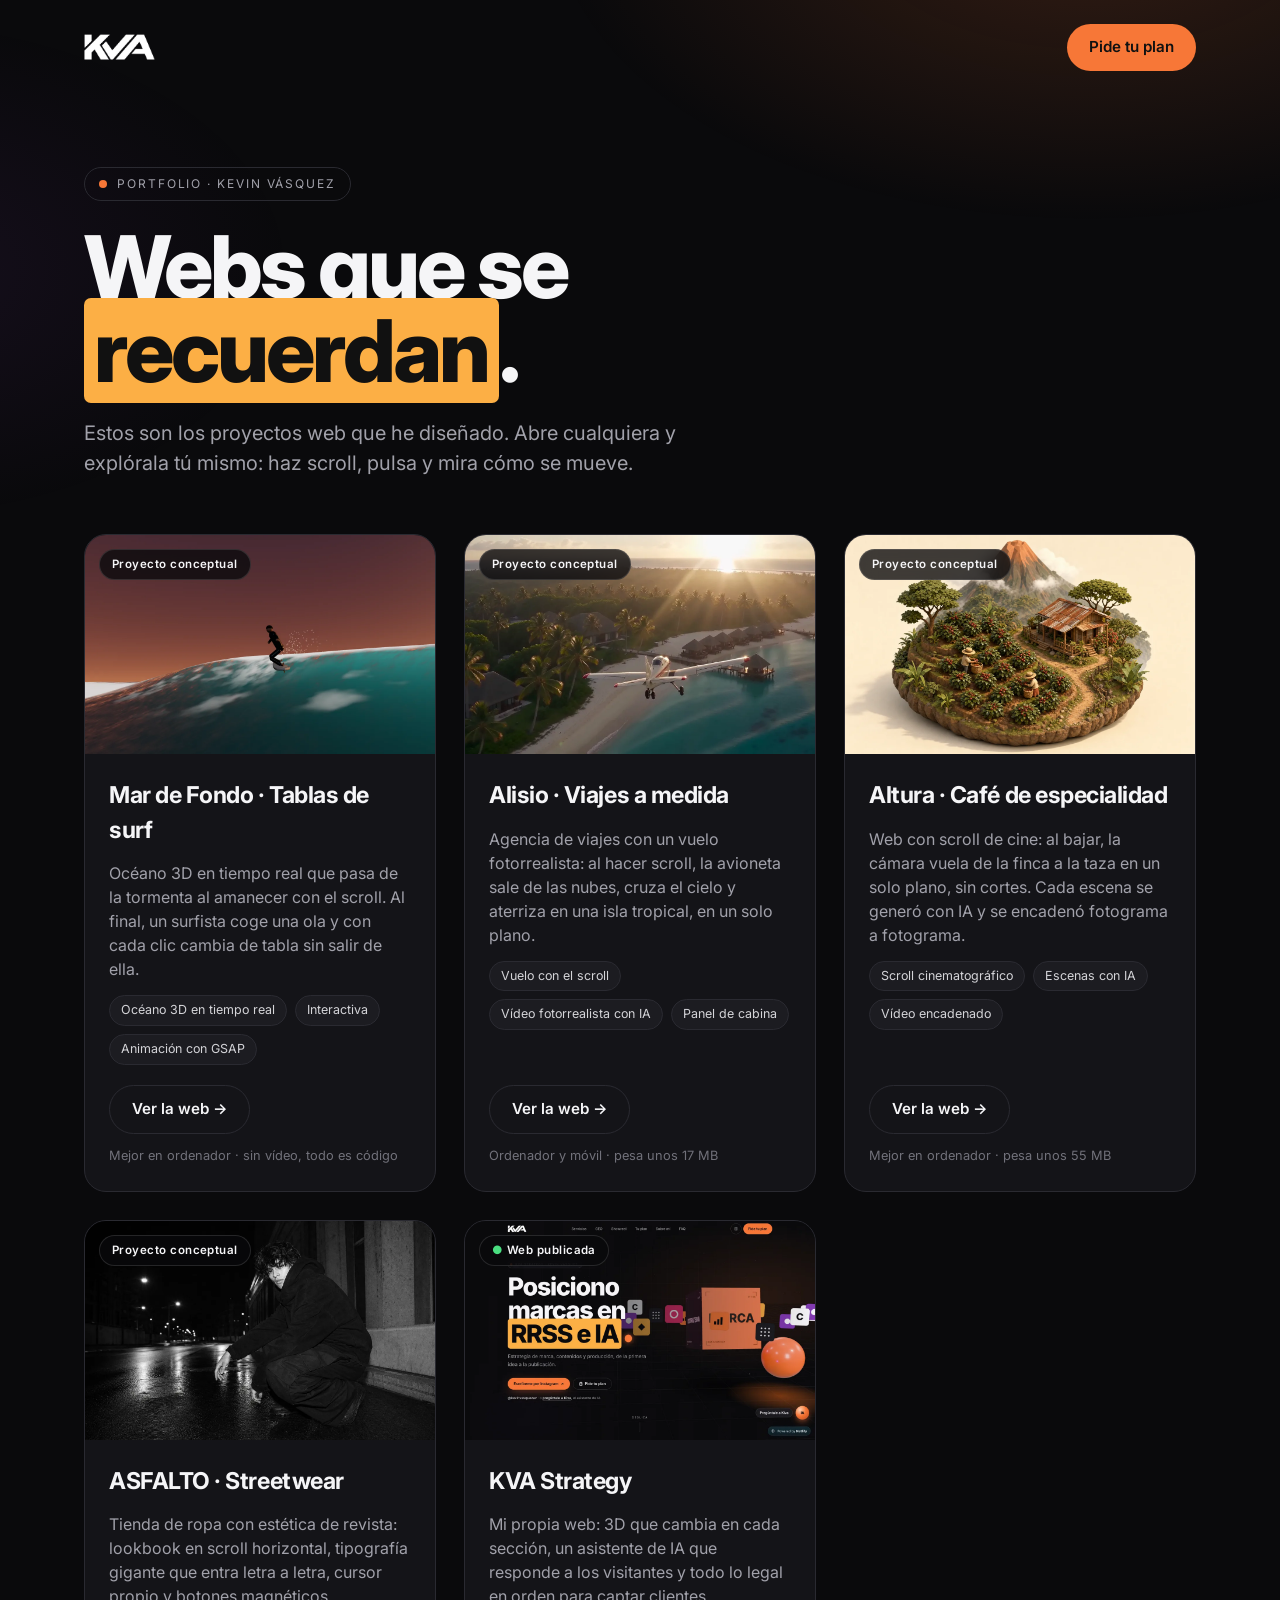
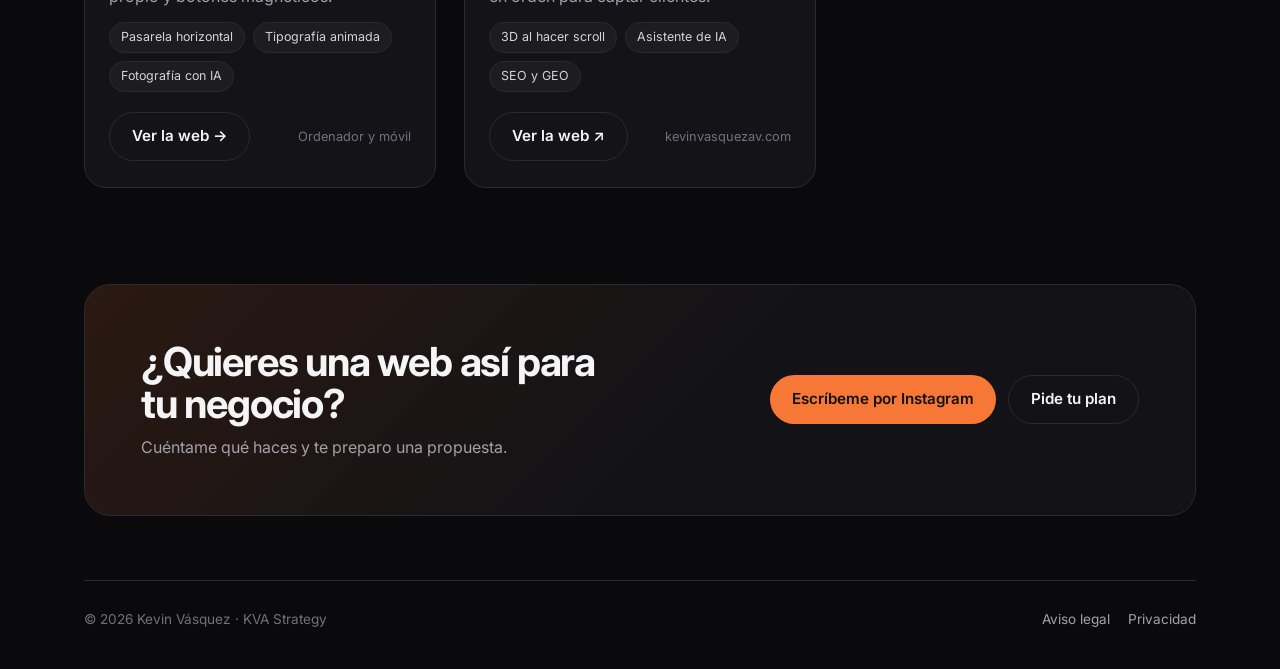
<file: index.html>
<!doctype html>
<html lang="es">
<head>
  <meta charset="utf-8" />
  <meta name="viewport" content="width=device-width, initial-scale=1, viewport-fit=cover" />
  <title>Portfolio · Kevin Vásquez · KVA Strategy</title>
  <meta name="description" content="Webs diseñadas por Kevin Vásquez (KVA Strategy): scroll cinematográfico, 3D e IA. Ábrelas y explóralas." />
  <meta name="theme-color" content="#0a0a0c" />
  <meta property="og:type" content="website" />
  <meta property="og:title" content="Portfolio · Kevin Vásquez · KVA Strategy" />
  <meta property="og:description" content="Webs con scroll de cine, 3D e IA. Ábrelas y explóralas." />
  <meta property="og:image" content="img/alisio.webp" />
  <meta name="twitter:card" content="summary_large_image" />
  <link rel="preconnect" href="https://fonts.googleapis.com" />
  <link rel="preconnect" href="https://fonts.gstatic.com" crossorigin />
  <link href="https://fonts.googleapis.com/css2?family=Inter:wght@400;500;600;700;800&display=swap" rel="stylesheet" />
  <style>
    :root {
      --ink: #0a0a0c; --surface: #141418; --surface-2: #1c1c21; --line: #2a2a31;
      --fg: #f5f5f7; --muted: #a1a1aa; --brand: #f77737; --marker: #fcaf45;
    }
    * { box-sizing: border-box; }
    html { scroll-behavior: smooth; }
    body {
      margin: 0; background: var(--ink); color: var(--fg);
      font-family: Inter, -apple-system, BlinkMacSystemFont, "Segoe UI", sans-serif;
      -webkit-font-smoothing: antialiased; line-height: 1.5;
    }
    body::before {
      content: ""; position: fixed; inset: 0; pointer-events: none; z-index: 0;
      background: radial-gradient(900px 520px at 85% -10%, rgba(247,119,55,.18), transparent 60%),
                  radial-gradient(700px 420px at -10% 30%, rgba(131,58,180,.10), transparent 60%);
    }
    a { color: inherit; }
    .wrap { position: relative; z-index: 1; max-width: 1160px; margin: 0 auto; padding: 0 24px; }
    header.top { display: flex; align-items: center; justify-content: space-between; padding: 24px 0; }
    header.top img { height: 26px; width: auto; display: block; }
    .btn {
      display: inline-flex; align-items: center; gap: 8px; text-decoration: none; font-weight: 600;
      font-size: .95rem; padding: 12px 22px; border-radius: 999px; transition: transform .2s, background .2s, border-color .2s;
    }
    .btn:hover { transform: translateY(-1px); }
    .btn:focus-visible, .card a:focus-visible { outline: 2px solid var(--marker); outline-offset: 3px; }
    .btn--brand { background: var(--brand); color: #111; }
    .btn--brand:hover { background: #ff8a4f; }
    .btn--ghost { border: 1px solid var(--line); color: var(--fg); }
    .btn--ghost:hover { border-color: #4a4a55; background: var(--surface); }

    .hero { padding: 72px 0 56px; }
    .pill {
      display: inline-flex; align-items: center; gap: 10px; font-size: .75rem; letter-spacing: .16em;
      text-transform: uppercase; color: var(--muted); border: 1px solid var(--line); border-radius: 999px; padding: 7px 14px;
    }
    .pill::before { content: ""; width: 8px; height: 8px; border-radius: 50%; background: var(--brand); }
    h1 {
      font-size: clamp(2.6rem, 7vw, 5.4rem); line-height: .98; letter-spacing: -.035em;
      font-weight: 800; margin: 24px 0 0; max-width: 14ch;
    }
    h1 mark { background: var(--marker); color: #111; padding: 0 .12em; border-radius: .08em; }
    .lead { color: var(--muted); font-size: clamp(1.05rem, 1.6vw, 1.25rem); max-width: 52ch; margin: 24px 0 0; }

    .grid { display: grid; grid-template-columns: repeat(2, minmax(0, 1fr)); gap: 28px; padding-bottom: 96px; }
    @media (min-width: 1100px) { .grid { grid-template-columns: repeat(3, minmax(0, 1fr)); } }
    .card {
      background: var(--surface); border: 1px solid var(--line); border-radius: 22px; overflow: hidden;
      display: flex; flex-direction: column; transition: border-color .25s, transform .25s;
    }
    .card:hover { border-color: #3a3a42; transform: translateY(-3px); }
    .card__media { position: relative; display: block; aspect-ratio: 16 / 10; overflow: hidden; background: var(--surface-2); }
    .card__media img { width: 100%; height: 100%; object-fit: cover; display: block; transition: transform .6s ease; }
    .card:hover .card__media img { transform: scale(1.035); }
    .badge {
      position: absolute; top: 14px; left: 14px; font-size: .72rem; font-weight: 600; letter-spacing: .04em;
      padding: 6px 12px; border-radius: 999px; background: rgba(10,10,12,.78); backdrop-filter: blur(8px); color: var(--fg);
      border: 1px solid rgba(255,255,255,.12);
    }
    .badge--live::before { content: "● "; color: #4ade80; }
    .card__body { padding: 24px 24px 26px; display: flex; flex-direction: column; gap: 14px; flex: 1; }
    .card h2 { font-size: 1.45rem; letter-spacing: -.02em; margin: 0; }
    .card p { margin: 0; color: var(--muted); }
    .tags { display: flex; flex-wrap: wrap; gap: 8px; list-style: none; padding: 0; margin: 0; }
    .tags li { font-size: .78rem; color: #d4d4d8; background: var(--surface-2); border: 1px solid var(--line); padding: 5px 11px; border-radius: 999px; }
    .card__foot { margin-top: auto; padding-top: 6px; display: flex; align-items: center; justify-content: space-between; gap: 12px; flex-wrap: wrap; }
    .hintline { font-size: .8rem; color: #71717a; }

    .cta {
      border: 1px solid var(--line); border-radius: 26px; padding: clamp(32px, 5vw, 56px);
      background: linear-gradient(135deg, rgba(247,119,55,.14), rgba(20,20,24,.9) 55%);
      display: flex; align-items: center; justify-content: space-between; gap: 28px; flex-wrap: wrap; margin-bottom: 64px;
    }
    .cta h2 { font-size: clamp(1.7rem, 3.4vw, 2.5rem); letter-spacing: -.03em; line-height: 1.05; margin: 0; max-width: 18ch; }
    .cta p { color: var(--muted); margin: 10px 0 0; }
    .cta__btns { display: flex; gap: 12px; flex-wrap: wrap; }

    footer.bottom { border-top: 1px solid var(--line); padding: 28px 0 40px; display: flex; justify-content: space-between; gap: 16px; flex-wrap: wrap; font-size: .85rem; color: #71717a; }
    footer.bottom nav { display: flex; gap: 18px; flex-wrap: wrap; }
    footer.bottom a { color: #a1a1aa; text-decoration: none; }
    footer.bottom a:hover { color: var(--fg); }

    @media (max-width: 820px) {
      .grid { grid-template-columns: 1fr; }
      .hero { padding: 40px 0 40px; }
      header.top .btn { padding: 10px 16px; font-size: .88rem; }
    }
    @media (max-width: 420px) { .wrap { padding: 0 16px; } }
  </style>
</head>
<body>
  <div class="wrap">
    <header class="top">
      <a href="https://kevinvasquezav.com/" aria-label="KVA Strategy, ir a la web principal">
        <img src="img/kva-logo-white.webp" alt="KVA" width="400" height="146" />
      </a>
      <a class="btn btn--brand" href="https://kevinvasquezav.com/" target="_blank" rel="noopener">Pide tu plan</a>
    </header>

    <section class="hero">
      <span class="pill">Portfolio · Kevin Vásquez</span>
      <h1>Webs que se <mark>recuerdan</mark>.</h1>
      <p class="lead">Estos son los proyectos web que he diseñado. Abre cualquiera y explórala tú mismo: haz scroll, pulsa y mira cómo se mueve.</p>
    </section>

    <section class="grid" aria-label="Proyectos">
      <article class="card">
        <a class="card__media" href="mar-de-fondo/" aria-label="Abrir la web de Mar de Fondo">
          <img src="img/mar-de-fondo.webp" alt="Surfista en 3D cogiendo una ola al amanecer, con spray saliendo de la tabla" width="1200" height="750" loading="eager" />
          <span class="badge">Proyecto conceptual</span>
        </a>
        <div class="card__body">
          <h2>Mar de Fondo · Tablas de surf</h2>
          <p>Océano 3D en tiempo real que pasa de la tormenta al amanecer con el scroll. Al final, un surfista coge una ola y con cada clic cambia de tabla sin salir de ella.</p>
          <ul class="tags"><li>Océano 3D en tiempo real</li><li>Interactiva</li><li>Animación con GSAP</li></ul>
          <div class="card__foot">
            <a class="btn btn--ghost" href="mar-de-fondo/">Ver la web →</a>
            <span class="hintline">Mejor en ordenador · sin vídeo, todo es código</span>
          </div>
        </div>
      </article>

      <article class="card">
        <a class="card__media" href="alisio/" aria-label="Abrir la web de Alisio">
          <img src="img/alisio.webp" alt="Avioneta sobrevolando una isla tropical con bungalós sobre el agua al atardecer" width="1200" height="750" loading="lazy" />
          <span class="badge">Proyecto conceptual</span>
        </a>
        <div class="card__body">
          <h2>Alisio · Viajes a medida</h2>
          <p>Agencia de viajes con un vuelo fotorrealista: al hacer scroll, la avioneta sale de las nubes, cruza el cielo y aterriza en una isla tropical, en un solo plano.</p>
          <ul class="tags"><li>Vuelo con el scroll</li><li>Vídeo fotorrealista con IA</li><li>Panel de cabina</li></ul>
          <div class="card__foot">
            <a class="btn btn--ghost" href="alisio/">Ver la web →</a>
            <span class="hintline">Ordenador y móvil · pesa unos 17 MB</span>
          </div>
        </div>
      </article>

      <article class="card">
        <a class="card__media" href="altura/" aria-label="Abrir la web de Altura">
          <img src="img/altura.webp" alt="Finca de café en miniatura de arcilla, primera escena de la web de Altura" width="1200" height="797" loading="lazy" />
          <span class="badge">Proyecto conceptual</span>
        </a>
        <div class="card__body">
          <h2>Altura · Café de especialidad</h2>
          <p>Web con scroll de cine: al bajar, la cámara vuela de la finca a la taza en un solo plano, sin cortes. Cada escena se generó con IA y se encadenó fotograma a fotograma.</p>
          <ul class="tags"><li>Scroll cinematográfico</li><li>Escenas con IA</li><li>Vídeo encadenado</li></ul>
          <div class="card__foot">
            <a class="btn btn--ghost" href="altura/">Ver la web →</a>
            <span class="hintline">Mejor en ordenador · pesa unos 55 MB</span>
          </div>
        </div>
      </article>

      <article class="card">
        <a class="card__media" href="asfalto/" aria-label="Abrir la web de ASFALTO">
          <img src="img/asfalto.webp" alt="Modelo agachado en el asfalto mojado de noche, portada de la web de ASFALTO" width="1200" height="750" loading="lazy" />
          <span class="badge">Proyecto conceptual</span>
        </a>
        <div class="card__body">
          <h2>ASFALTO · Streetwear</h2>
          <p>Tienda de ropa con estética de revista: lookbook en scroll horizontal, tipografía gigante que entra letra a letra, cursor propio y botones magnéticos.</p>
          <ul class="tags"><li>Pasarela horizontal</li><li>Tipografía animada</li><li>Fotografía con IA</li></ul>
          <div class="card__foot">
            <a class="btn btn--ghost" href="asfalto/">Ver la web →</a>
            <span class="hintline">Ordenador y móvil</span>
          </div>
        </div>
      </article>

      <article class="card">
        <a class="card__media" href="https://kevinvasquezav.com/" target="_blank" rel="noopener" aria-label="Abrir la web de KVA Strategy en una pestaña nueva">
          <img src="img/kva.webp" alt="Portada de la web de KVA Strategy: «Posiciono marcas en RRSS e IA»" width="1200" height="750" loading="lazy" />
          <span class="badge badge--live">Web publicada</span>
        </a>
        <div class="card__body">
          <h2>KVA Strategy</h2>
          <p>Mi propia web: 3D que cambia en cada sección, un asistente de IA que responde a los visitantes y todo lo legal en orden para captar clientes.</p>
          <ul class="tags"><li>3D al hacer scroll</li><li>Asistente de IA</li><li>SEO y GEO</li></ul>
          <div class="card__foot">
            <a class="btn btn--ghost" href="https://kevinvasquezav.com/" target="_blank" rel="noopener">Ver la web ↗</a>
            <span class="hintline">kevinvasquezav.com</span>
          </div>
        </div>
      </article>
    </section>

    <section class="cta">
      <div>
        <h2>¿Quieres una web así para tu negocio?</h2>
        <p>Cuéntame qué haces y te preparo una propuesta.</p>
      </div>
      <div class="cta__btns">
        <a class="btn btn--brand" href="https://www.instagram.com/kevinvasquezav/" target="_blank" rel="noopener">Escríbeme por Instagram</a>
        <a class="btn btn--ghost" href="https://kevinvasquezav.com/" target="_blank" rel="noopener">Pide tu plan</a>
      </div>
    </section>

    <footer class="bottom">
      <span>© 2026 Kevin Vásquez · KVA Strategy</span>
      <nav aria-label="Legal">
        <a href="https://kevinvasquezav.com/aviso-legal" target="_blank" rel="noopener">Aviso legal</a>
        <a href="https://kevinvasquezav.com/privacidad" target="_blank" rel="noopener">Privacidad</a>
      </nav>
    </footer>
  </div>
</body>
</html>
</file>
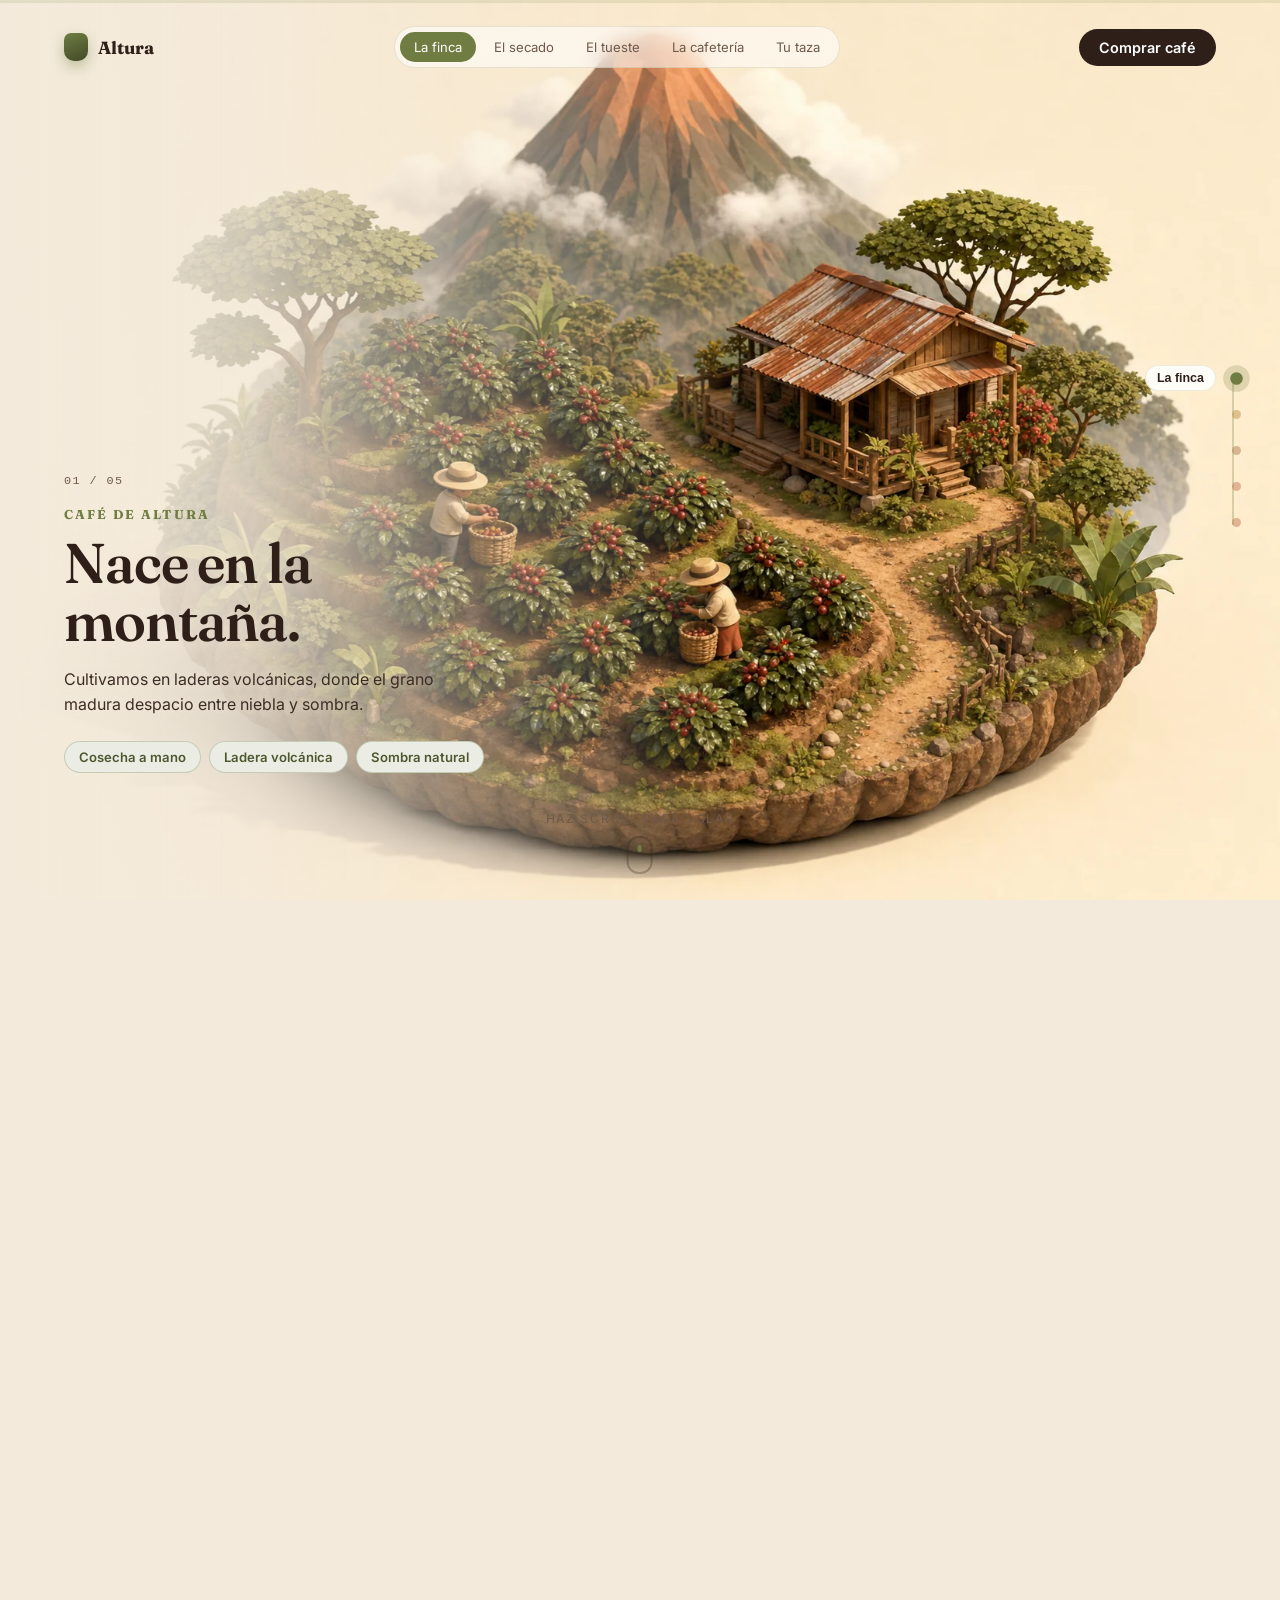
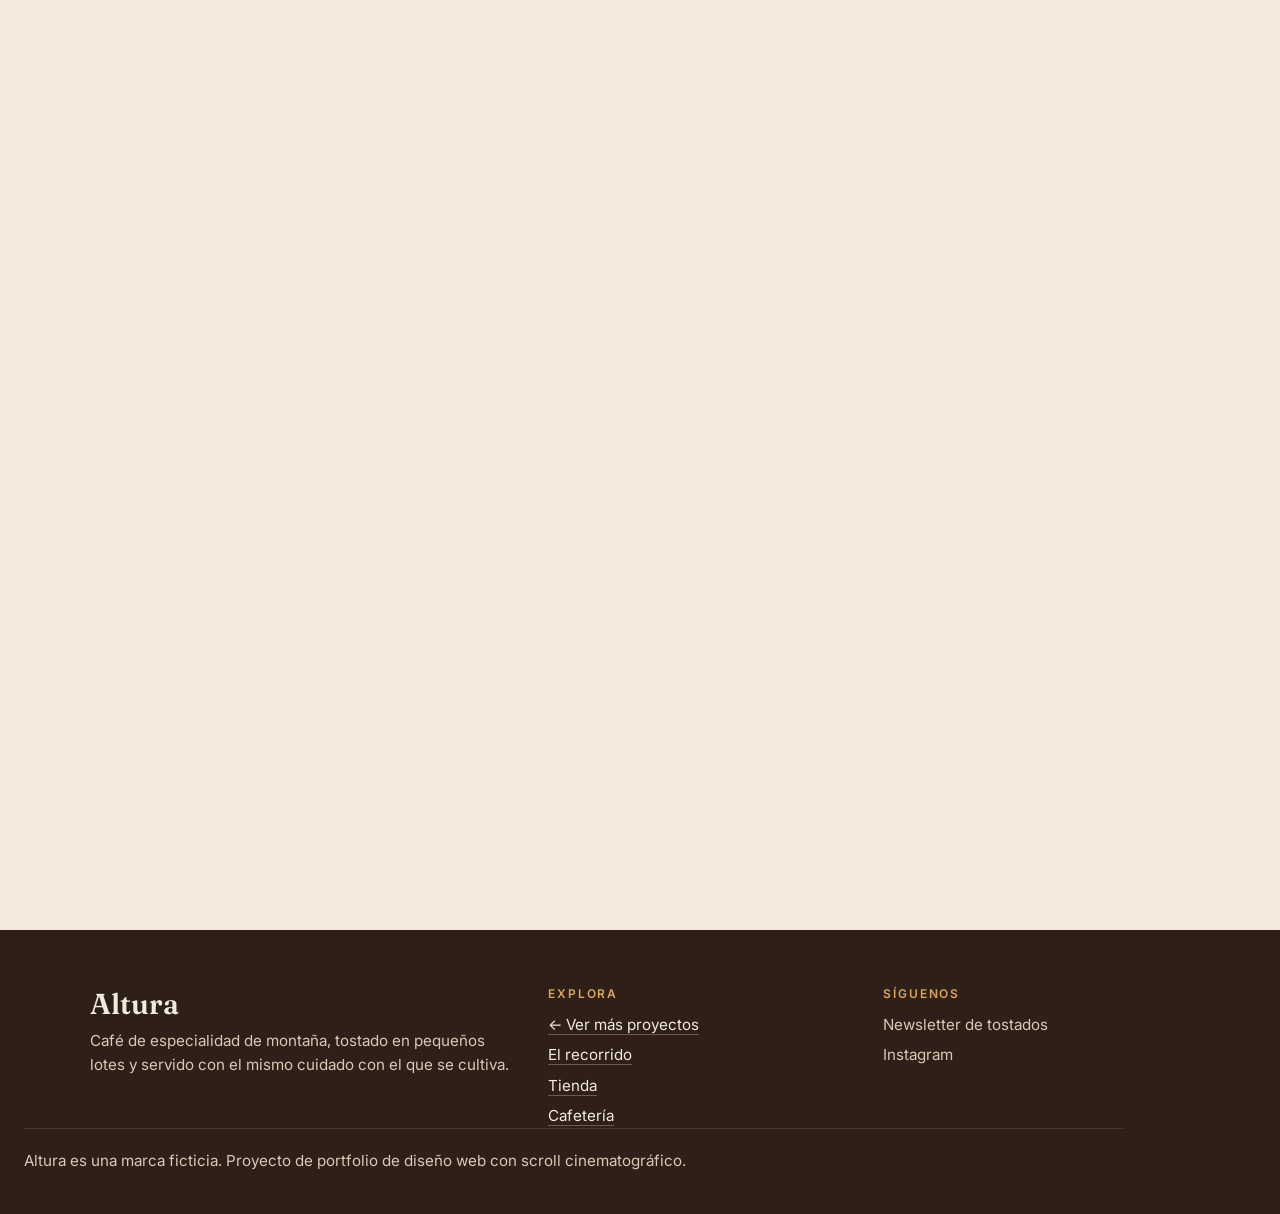
<file: altura/index.html>
<!doctype html>
<html lang="es">
<head>
  <meta charset="utf-8" />
  <meta name="viewport" content="width=device-width, initial-scale=1, viewport-fit=cover" />
  <title>Altura · Café de especialidad</title>
  <meta name="description" content="Vuela por el mundo de Altura: de la finca de montaña a tu taza. Café de especialidad tostado en pequeños lotes." />
  <meta name="theme-color" content="#F3EADB" />
  <meta property="og:title" content="Altura · Café de especialidad" />
  <meta property="og:description" content="De la ladera a tu taza. Haz scroll y vuela por el mundo de Altura." />
  <meta property="og:image" content="assets/finca.webp" />
  <link rel="preconnect" href="https://fonts.googleapis.com" />
  <link rel="preconnect" href="https://fonts.gstatic.com" crossorigin />
  <link href="https://fonts.googleapis.com/css2?family=Fraunces:opsz,wght@9..144,600;9..144,700&family=Inter:wght@400;500;600&display=swap" rel="stylesheet" />
  <style>
    :root, .sw-root {
      --sw-bg: #F3EADB;
      --sw-ink: #2E2019;
      --sw-ink-soft: #6E5A4C;
      --sw-accent: #A0643C;
      --sw-font-display: "Fraunces", Georgia, serif;
      --sw-font-body: "Inter", -apple-system, BlinkMacSystemFont, "Segoe UI", sans-serif;
    }
    html, body { margin: 0; background: #F3EADB; }
    .sw-copy__title { font-weight: 600; letter-spacing: -.02em; }
    .sw-topcta { background: #2E2019; }
    .altura-foot {
      position: relative; z-index: 40; background: #2E2019; color: #F3EADB;
      font-family: "Inter", system-ui, sans-serif; padding: 56px 24px 40px;
    }
    .altura-foot__in { max-width: 1100px; margin: 0 auto; display: grid; gap: 28px; grid-template-columns: 1.4fr 1fr 1fr; }
    .altura-foot h2 { font-family: "Fraunces", Georgia, serif; font-weight: 600; font-size: 1.8rem; margin: 0 0 8px; }
    .altura-foot p, .altura-foot li { color: #D8C9B5; font-size: .95rem; line-height: 1.6; margin: 0; }
    .altura-foot ul { list-style: none; padding: 0; margin: 0; display: grid; gap: 6px; }
    .altura-foot a { color: #F3EADB; text-decoration: none; border-bottom: 1px solid #6E5A4C; }
    .altura-foot a:hover { border-color: #D9A45B; }
    .altura-foot h3 { font-size: .75rem; letter-spacing: .16em; text-transform: uppercase; color: #D9A45B; margin: 0 0 12px; font-weight: 600; }
    .altura-foot__note { max-width: 1100px; margin: 40px auto 0; padding-top: 20px; border-top: 1px solid #4A372B; font-size: .82rem; color: #A8957F; }
    @media (max-width: 760px) { .altura-foot__in { grid-template-columns: 1fr; } }
  </style>
</head>
<body>
  <div id="top"></div>
  <main id="world" aria-label="Recorrido de Altura, de la finca a la taza"></main>

  <footer class="altura-foot" id="tienda">
    <div class="altura-foot__in">
      <div>
        <h2>Altura</h2>
        <p>Café de especialidad de montaña, tostado en pequeños lotes y servido con el mismo cuidado con el que se cultiva.</p>
      </div>
      <div>
        <h3>Explora</h3>
        <ul>
          <li><a href="../">← Ver más proyectos</a></li>
          <li><a href="#top">El recorrido</a></li>
          <li><a href="#tienda">Tienda</a></li>
          <li><a href="#tienda">Cafetería</a></li>
        </ul>
      </div>
      <div>
        <h3>Síguenos</h3>
        <ul>
          <li>Newsletter de tostados</li>
          <li>Instagram</li>
        </ul>
      </div>
    </div>
    <p class="altura-foot__note">Altura es una marca ficticia. Proyecto de portfolio de diseño web con scroll cinematográfico.</p>
  </footer>

  <script src="scrub-engine.js?v=3"></script>
  <script>
    mountScrollWorld(document.getElementById('world'), {
      brand: { name: 'Altura', href: '#top' },
      cta: { label: 'Comprar café', href: '#tienda' },
      hint: 'Haz scroll para volar',
      diveScroll: 1.3,
      connScroll: 0.9,
      sections: [
        {
          id: 'finca', label: 'La finca',
          still: 'assets/finca.webp', clip: 'assets/vid/finca.mp4',
          accent: '#6F7D42', scroll: 1.6, linger: 0.4,
          eyebrow: 'Café de altura',
          title: 'Nace en la montaña.',
          body: 'Cultivamos en laderas volcánicas, donde el grano madura despacio entre niebla y sombra.',
          tags: ['Cosecha a mano', 'Ladera volcánica', 'Sombra natural'],
        },
        {
          id: 'beneficio', label: 'El secado',
          still: 'assets/beneficio.webp', clip: 'assets/vid/beneficio.mp4',
          accent: '#B07C2E',
          eyebrow: 'Paciencia al sol',
          title: 'Secado sin prisa.',
          body: 'Lavamos cada cereza y la secamos al sol en camas elevadas, removiéndola a mano día tras día.',
          tags: ['Lavado', 'Secado en camas'],
        },
        {
          id: 'tostadero', label: 'El tueste',
          still: 'assets/tostadero.webp', clip: 'assets/vid/tostadero.mp4',
          accent: '#A0643C',
          eyebrow: 'Tueste en pequeños lotes',
          title: 'El fuego justo.',
          body: 'Tostamos en lotes pequeños para sacar lo mejor de cada origen: cacao, panela y fruta madura.',
          tags: ['Lotes pequeños', 'Perfil a medida'],
        },
        {
          id: 'cafeteria', label: 'La cafetería',
          still: 'assets/cafeteria.webp', clip: 'assets/vid/cafeteria.mp4',
          accent: '#B9603D',
          eyebrow: 'De la ladera a la barra',
          title: 'Servido como merece.',
          body: 'En nuestra cafetería lo preparamos con el mismo mimo con el que se cultivó.',
          tags: ['Espresso', 'Filtro', 'Latte art'],
        },
        {
          id: 'taza', label: 'Tu taza',
          still: 'assets/taza.webp', clip: 'assets/vid/taza.mp4',
          accent: '#B9603D', scroll: 1.6, linger: 0.45,
          eyebrow: 'Todo termina aquí',
          title: 'Tu taza de Altura.',
          body: 'Café de especialidad recién tostado, del grano a tu casa.',
          tags: [],
          cta: { primary: { label: 'Compra tu primer saco', href: '#tienda' },
                 secondary: { label: 'Volver a volar', href: '#top' } },
        },
      ],
      connectors: [
        'assets/vid/conn1.mp4',
        'assets/vid/conn2.mp4',
        'assets/vid/conn3.mp4',
        'assets/vid/conn4.mp4',
      ],
    });
  </script>
</body>
</html>
</file>
